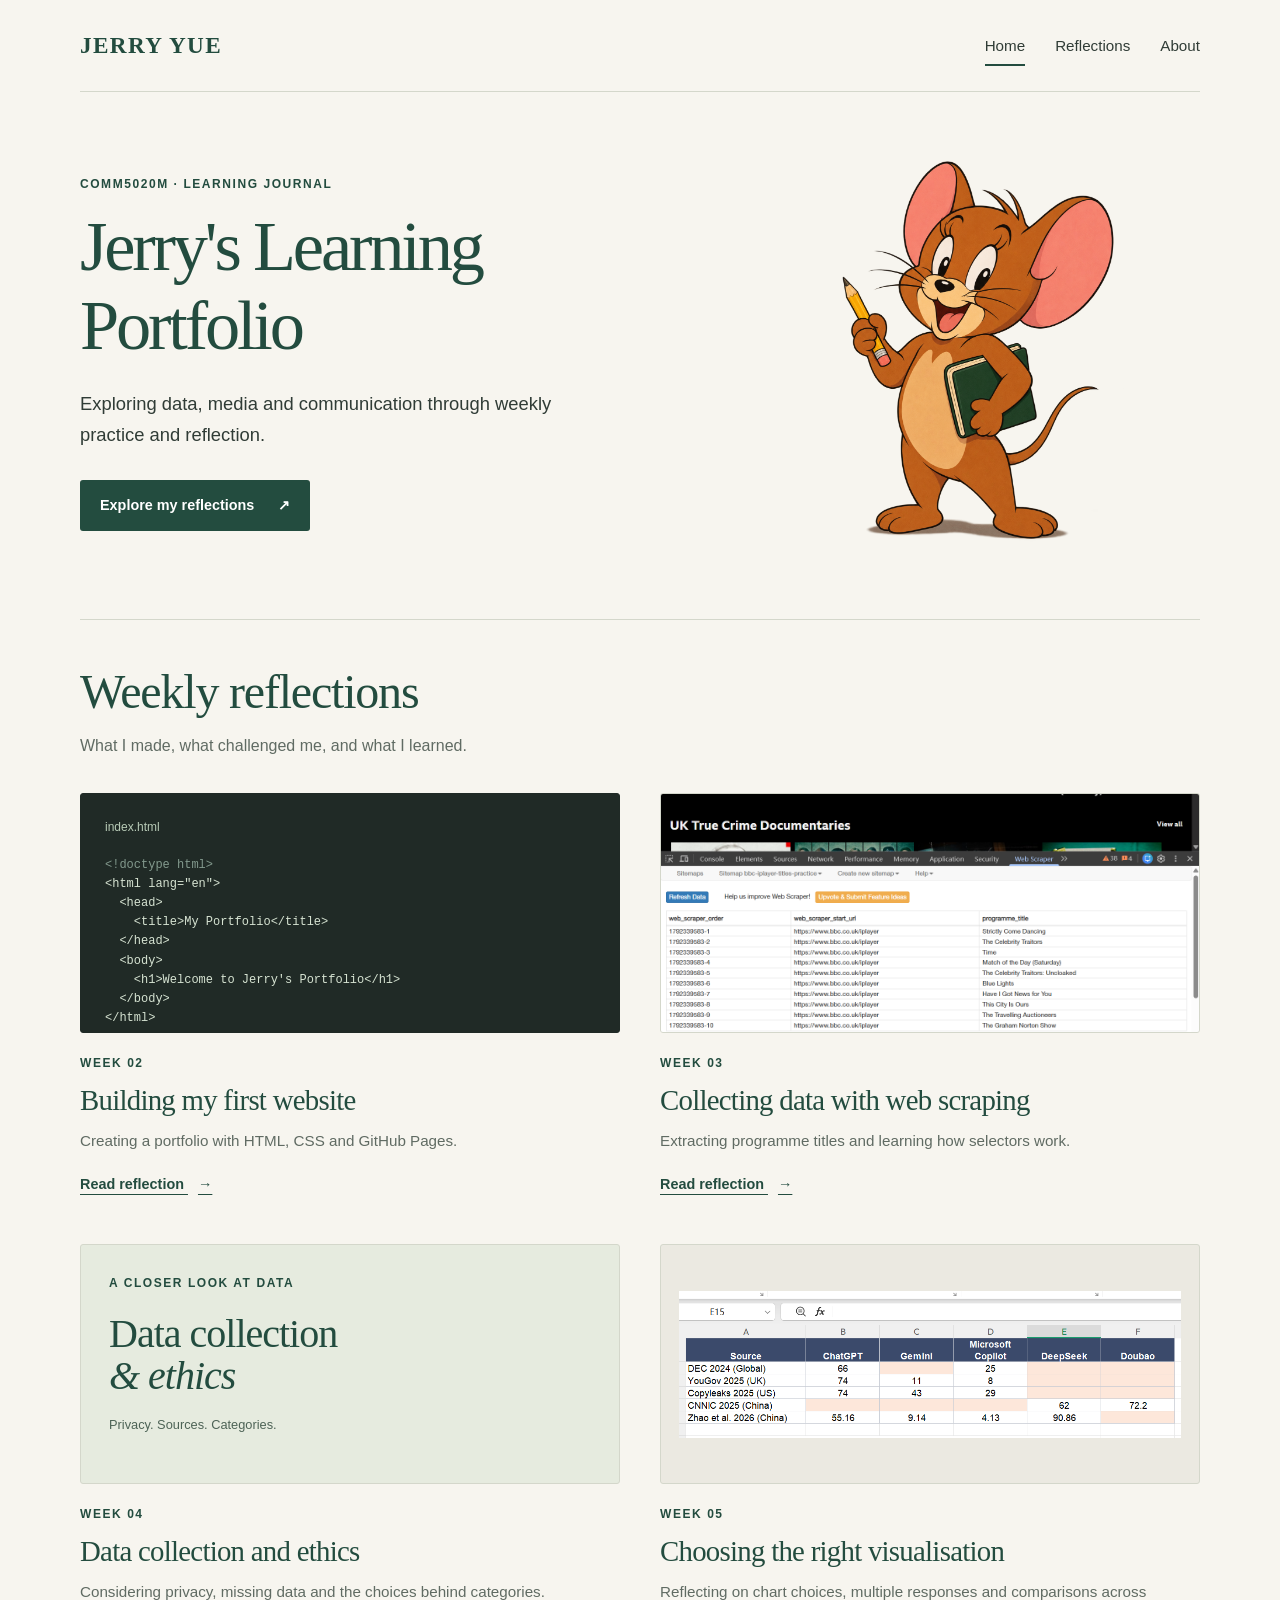
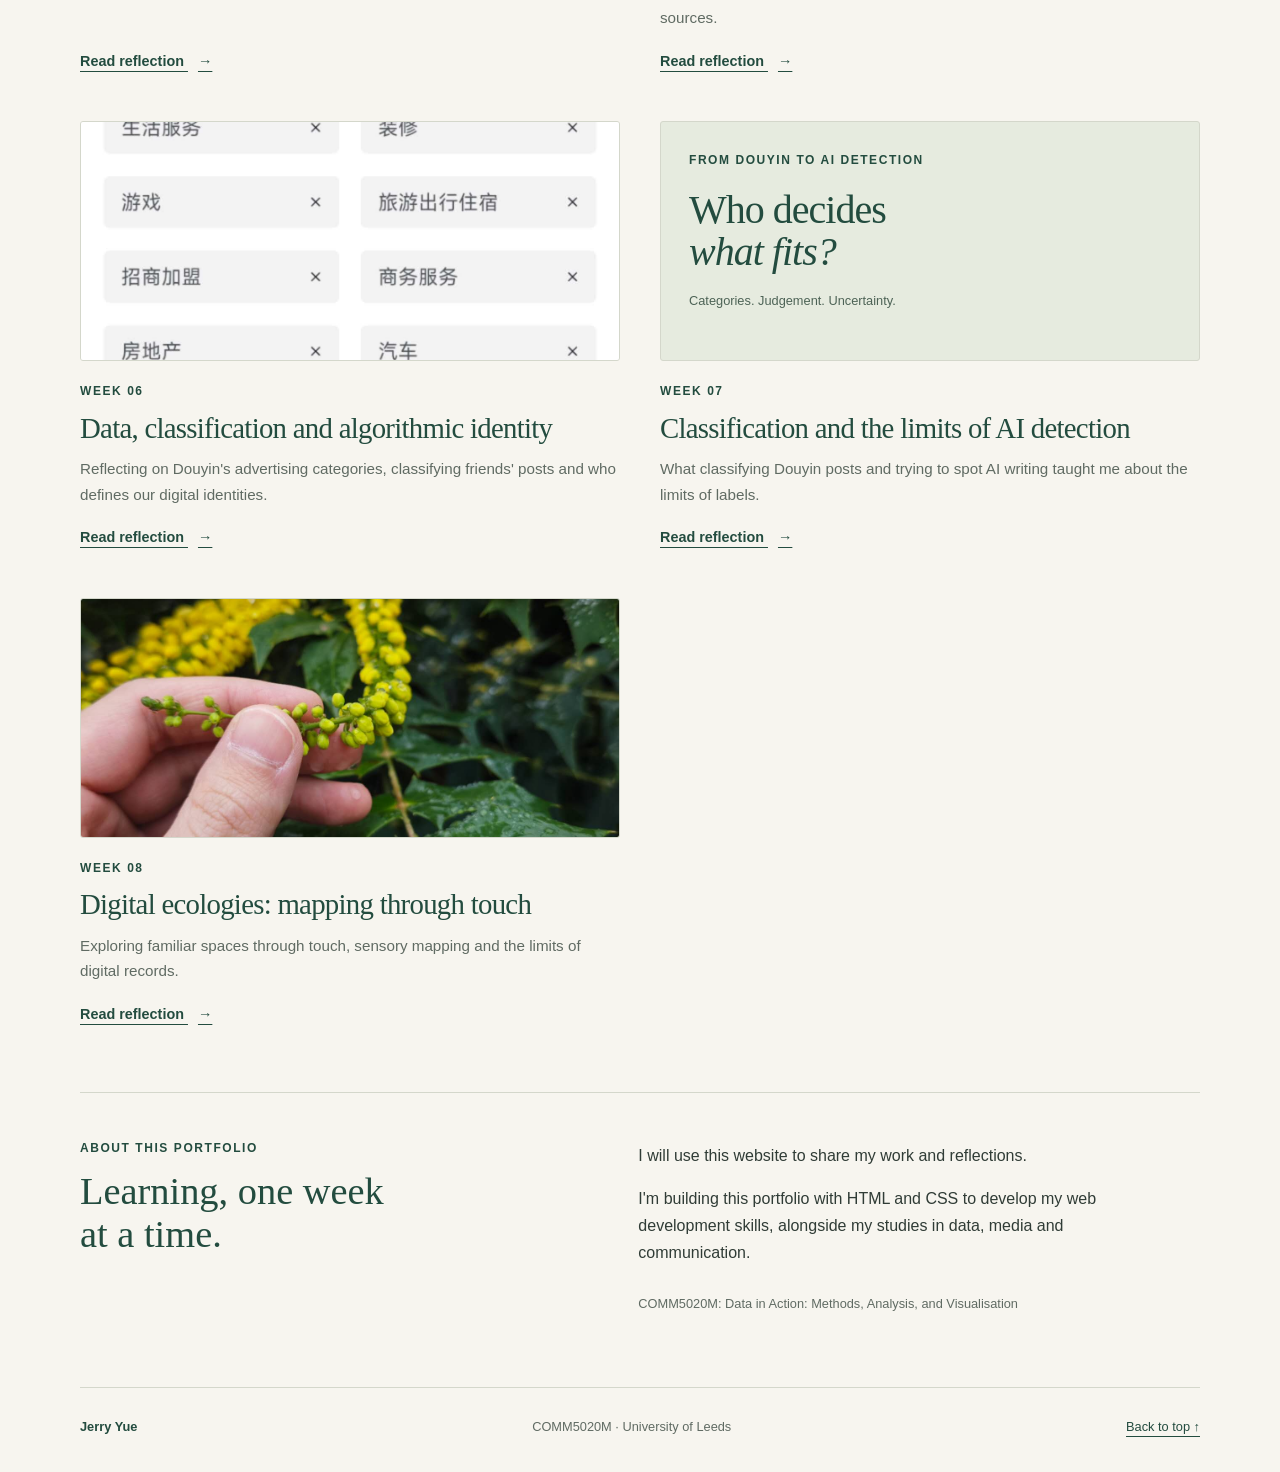
<file: index.html>
<!doctype html>
<html lang="en">
<head>
  <meta charset="utf-8">
  <meta name="viewport" content="width=device-width, initial-scale=1">
  <meta name="description" content="Jerry Yue's learning portfolio: weekly reflections on data, media and communication.">
  <title>Jerry's Learning Portfolio</title>
  <link rel="stylesheet" href="styles.css?v=20261120">
</head>
<body id="top">
  <a class="skip-link" href="#main">Skip to content</a>

  <!-- 顶部导航：两个页面共用相同的链接。 -->
  <header class="site-header container">
    <a class="site-name" href="index.html">Jerry Yue</a>
    <nav class="main-nav" aria-label="Main navigation">
      <a href="index.html" aria-current="page">Home</a>
      <a href="reflections.html">Reflections</a>
      <a href="#about">About</a>
    </nav>
  </header>

  <main id="main" class="container">
    <!-- 首页介绍：标题、简介和 Jerry 图片。 -->
    <section class="hero" aria-labelledby="hero-title">
      <div class="hero-copy">
        <p class="eyebrow">COMM5020M · Learning journal</p>
        <h1 id="hero-title">Jerry's Learning<br>Portfolio</h1>
        <p class="hero-description">Exploring data, media and communication through weekly practice and reflection.</p>
        <a class="button" href="#weekly-reflections">Explore my reflections <span aria-hidden="true">↗</span></a>
      </div>
      <img class="hero-character" src="images/jerry-notebook.png" alt="Jerry the cartoon mouse smiling with a notebook and pencil." width="1178" height="1335" fetchpriority="high">
    </section>

    <!-- 新增一周：复制下面一个 article，再修改周次、摘要和链接。 -->
    <section id="weekly-reflections" class="weekly-section" aria-labelledby="weekly-title">
      <div class="section-heading">
        <h2 id="weekly-title">Weekly reflections</h2>
        <p>What I made, what challenged me, and what I learned.</p>
      </div>

      <div class="reflection-grid">
        <article class="reflection-card">
          <div class="card-preview code-preview" aria-hidden="true">
            <span class="preview-caption">index.html</span>
            <pre><code><span class="code-muted">&lt;!doctype html&gt;</span>
&lt;html lang="en"&gt;
  &lt;head&gt;
    &lt;title&gt;My Portfolio&lt;/title&gt;
  &lt;/head&gt;
  &lt;body&gt;
    &lt;h1&gt;Welcome to Jerry's Portfolio&lt;/h1&gt;
  &lt;/body&gt;
&lt;/html&gt;</code></pre>
          </div>
          <p class="week-label">Week 02</p>
          <h3><a href="reflections.html#week-2">Building my first website</a></h3>
          <p>Creating a portfolio with HTML, CSS and GitHub Pages.</p>
          <a class="text-link" href="reflections.html#week-2">Read reflection <span aria-hidden="true">→</span><span class="visually-hidden"> for Week 2</span></a>
        </article>

        <article class="reflection-card">
          <div class="card-preview image-preview">
            <img class="scraper-preview" src="images/web-scraper-results.png" alt="BBC iPlayer web scraping exercise and programme title results." width="1280" height="1019" loading="lazy">
          </div>
          <p class="week-label">Week 03</p>
          <h3><a href="reflections.html#week-3">Collecting data with web scraping</a></h3>
          <p>Extracting programme titles and learning how selectors work.</p>
          <a class="text-link" href="reflections.html#week-3">Read reflection <span aria-hidden="true">→</span><span class="visually-hidden"> for Week 3</span></a>
        </article>

        <article class="reflection-card">
          <div class="card-preview ethics-preview" aria-hidden="true">
            <span class="preview-caption">A closer look at data</span>
            <p>Data collection<br><em>&amp; ethics</em></p>
            <span class="ethics-topics">Privacy. Sources. Categories.</span>
          </div>
          <p class="week-label">Week 04</p>
          <h3><a href="reflections.html#week-4">Data collection and ethics</a></h3>
          <p>Considering privacy, missing data and the choices behind categories.</p>
          <a class="text-link" href="reflections.html#week-4">Read reflection <span aria-hidden="true">→</span><span class="visually-hidden"> for Week 4</span></a>
        </article>

        <article class="reflection-card">
          <div class="card-preview image-preview survey-preview">
            <img src="images/AI%20data%20survey.png" alt="Comparison table of AI tool usage reported by five survey sources." width="980" height="286" loading="lazy">
          </div>
          <p class="week-label">Week 05</p>
          <h3><a href="reflections.html#week-5">Choosing the right visualisation</a></h3>
          <p>Reflecting on chart choices, multiple responses and comparisons across sources.</p>
          <a class="text-link" href="reflections.html#week-5">Read reflection <span aria-hidden="true">→</span><span class="visually-hidden"> for Week 5</span></a>
        </article>
        <article class="reflection-card">
          <div class="card-preview image-preview ad-preview">
            <img src="images/douyin-ad-categories.jpg" alt="Advertising categories shown in Douyin's ad settings." width="1200" height="2670" loading="lazy">
          </div>
          <p class="week-label">Week 06</p>
          <h3><a href="reflections.html#week-6">Data, classification and algorithmic identity</a></h3>
          <p>Reflecting on Douyin's advertising categories, classifying friends' posts and who defines our digital identities.</p>
          <a class="text-link" href="reflections.html#week-6">Read reflection <span aria-hidden="true">→</span><span class="visually-hidden"> for Week 6</span></a>
        </article>

        <article class="reflection-card">
          <div class="card-preview ethics-preview" aria-hidden="true">
            <span class="preview-caption">From Douyin to AI detection</span>
            <p>Who decides<br><em>what fits?</em></p>
            <span class="ethics-topics">Categories. Judgement. Uncertainty.</span>
          </div>
          <p class="week-label">Week 07</p>
          <h3><a href="reflections.html#week-7">Classification and the limits of AI detection</a></h3>
          <p>What classifying Douyin posts and trying to spot AI writing taught me about the limits of labels.</p>
          <a class="text-link" href="reflections.html#week-7">Read reflection <span aria-hidden="true">→</span><span class="visually-hidden"> for Week 7</span></a>
        </article>

        <article class="reflection-card">
          <div class="card-preview image-preview">
            <img src="images/week-8/touching-flowers.jpg" alt="Touching a flowering stem during a rainy sensory walk." width="1280" height="1706" loading="lazy">
          </div>
          <p class="week-label">Week 08</p>
          <h3><a href="reflections.html#week-8">Digital ecologies: mapping through touch</a></h3>
          <p>Exploring familiar spaces through touch, sensory mapping and the limits of digital records.</p>
          <a class="text-link" href="reflections.html#week-8">Read reflection <span aria-hidden="true">→</span><span class="visually-hidden"> for Week 8</span></a>
        </article>
      </div>
    </section>

    <section id="about" class="about-section" aria-labelledby="about-title">
      <div>
        <p class="eyebrow">About this portfolio</p>
        <h2 id="about-title">Learning, one week<br>at a time.</h2>
      </div>
      <div class="about-copy">
        <p>I will use this website to share my work and reflections.</p>
        <p>I'm building this portfolio with HTML and CSS to develop my web development skills, alongside my studies in data, media and communication.</p>
        <p class="course-name">COMM5020M: Data in Action: Methods, Analysis, and Visualisation</p>
      </div>
    </section>
  </main>

  <footer class="site-footer container">
    <span>Jerry Yue</span>
    <span>COMM5020M · University of Leeds</span>
    <a href="#top">Back to top ↑</a>
  </footer>
</body>
</html>
</file>
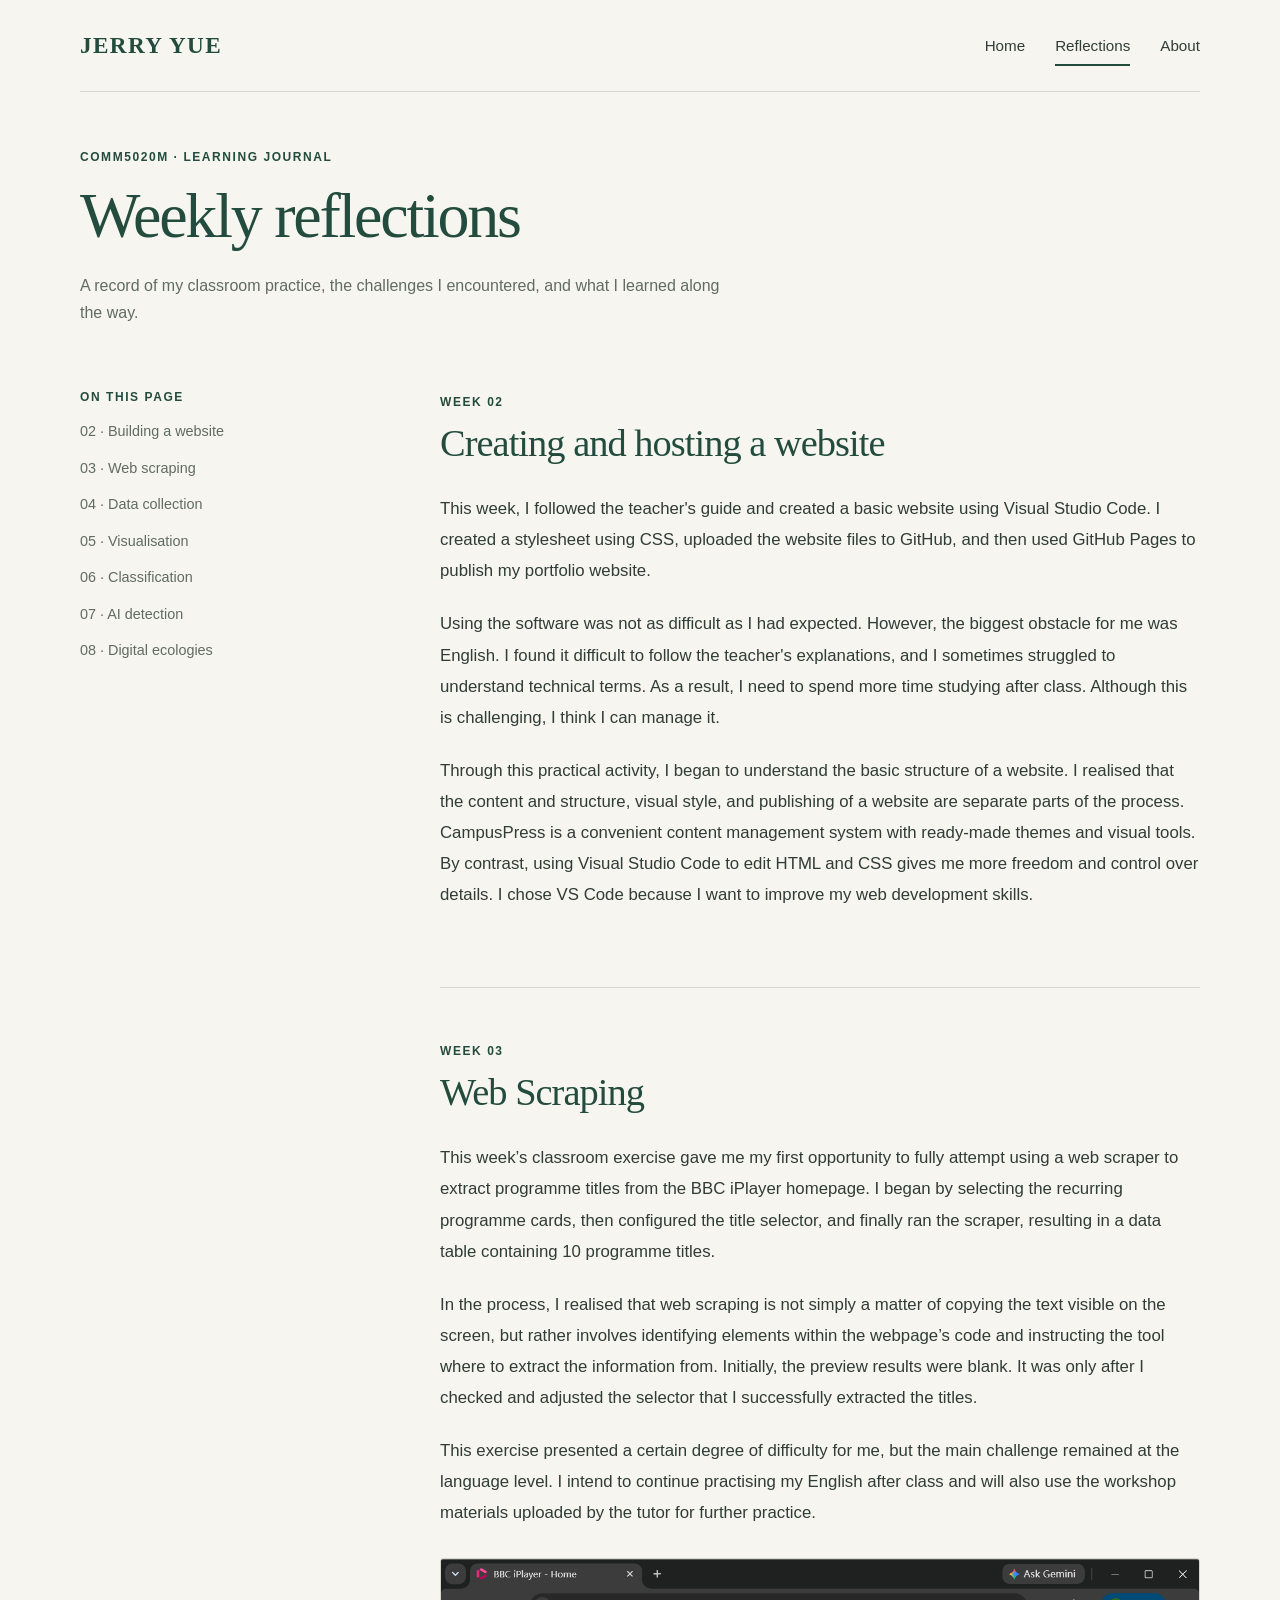
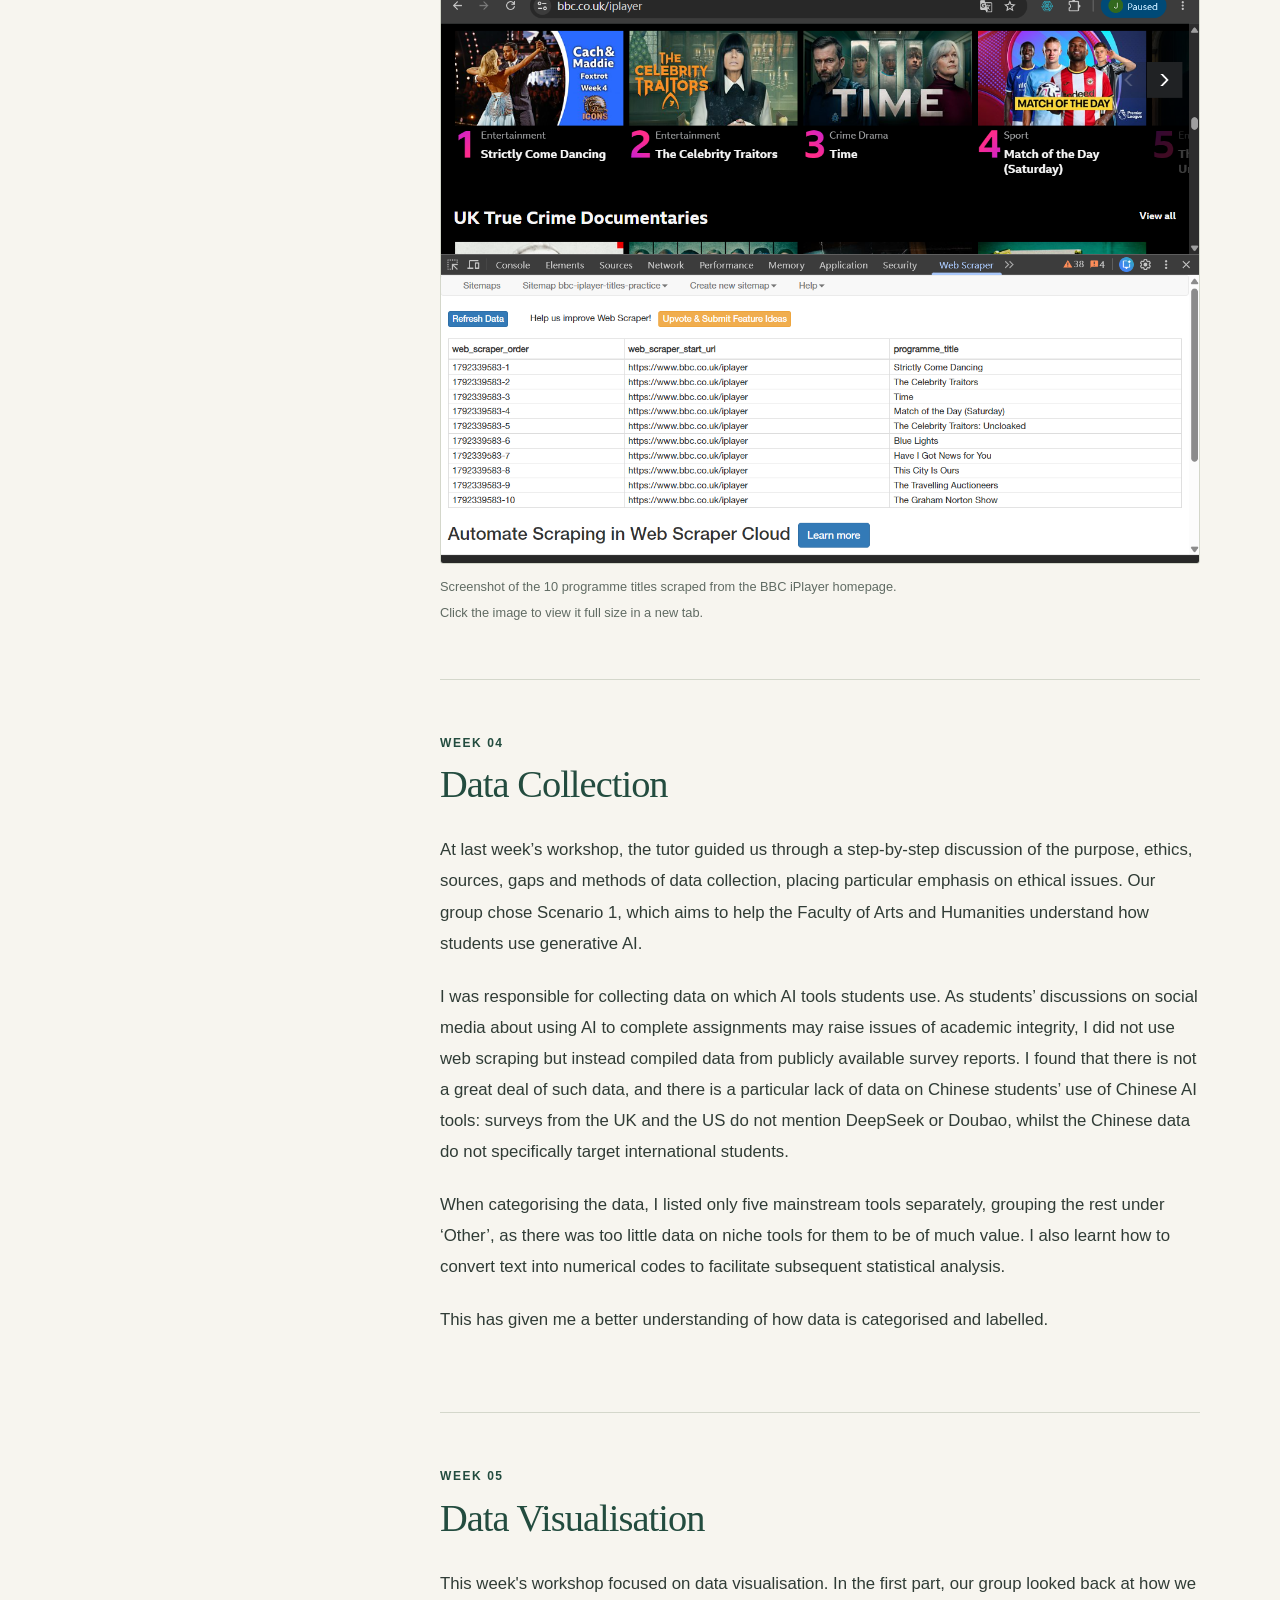
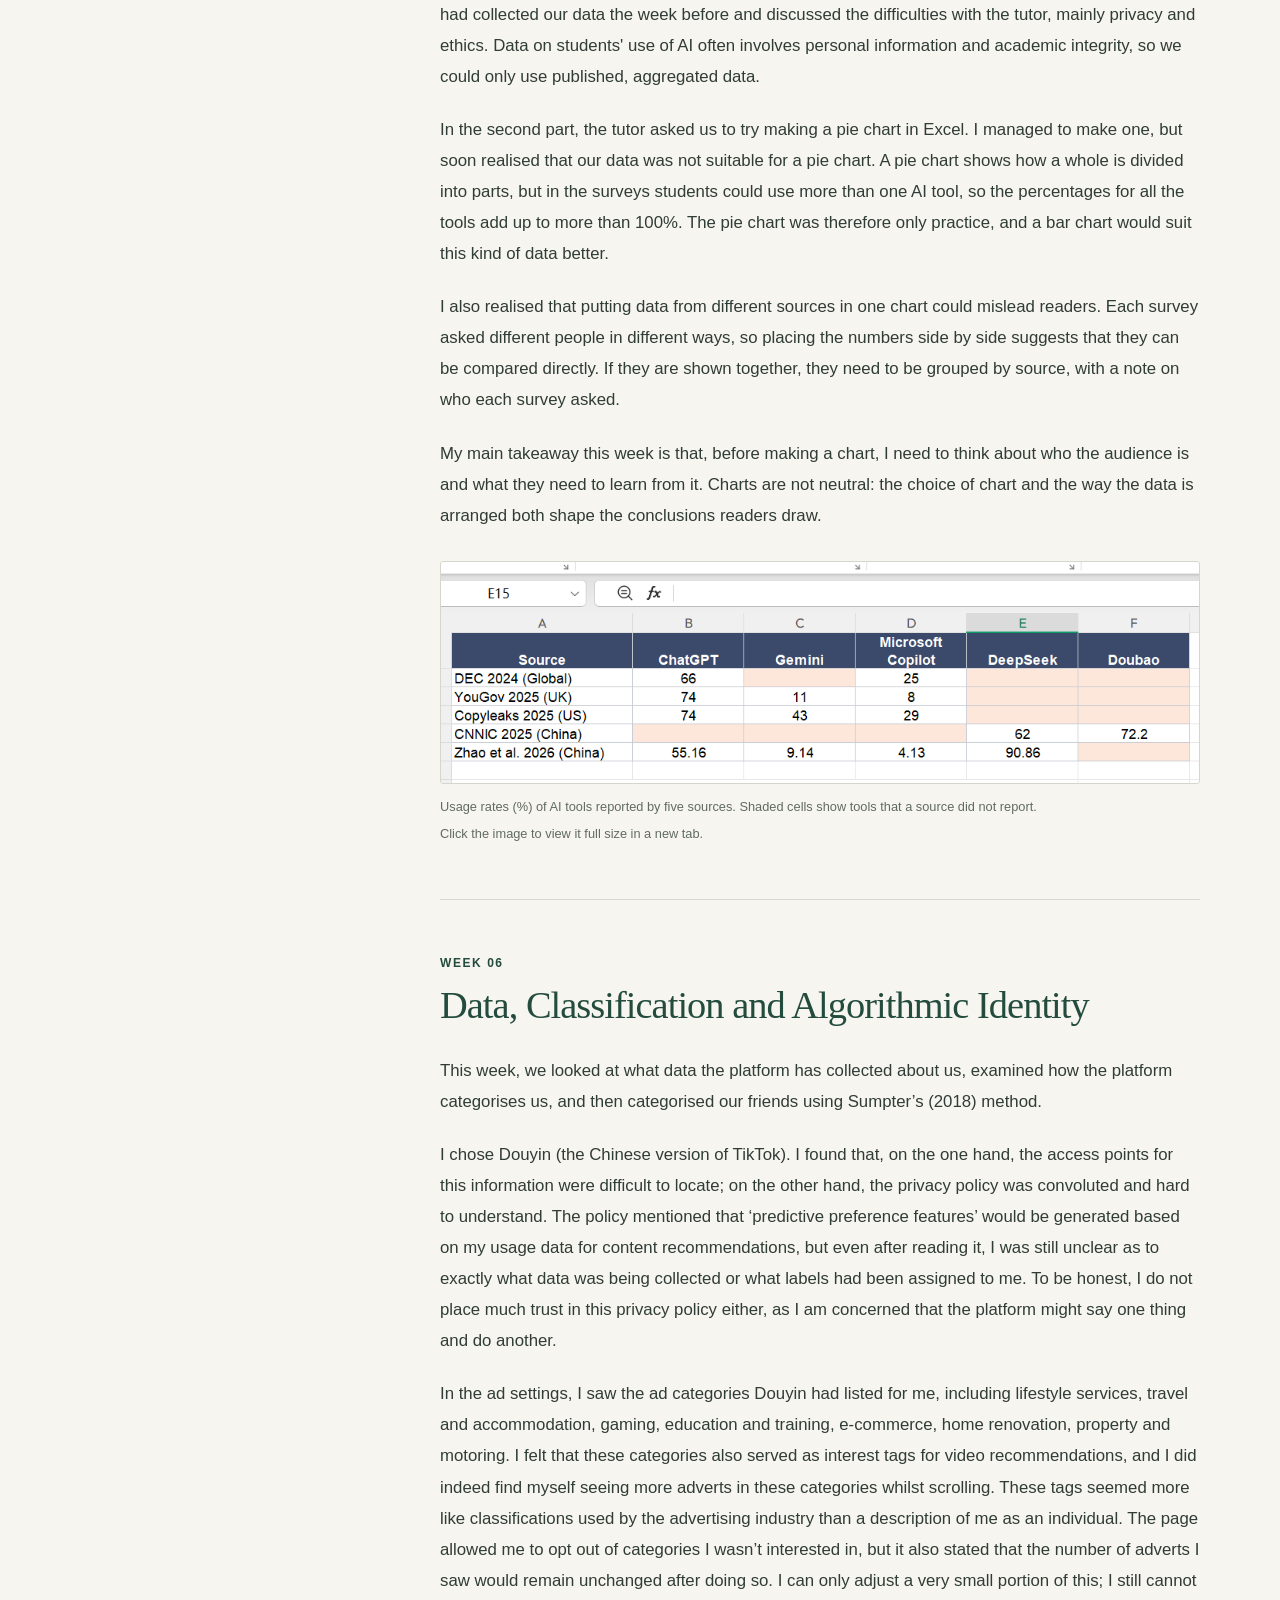
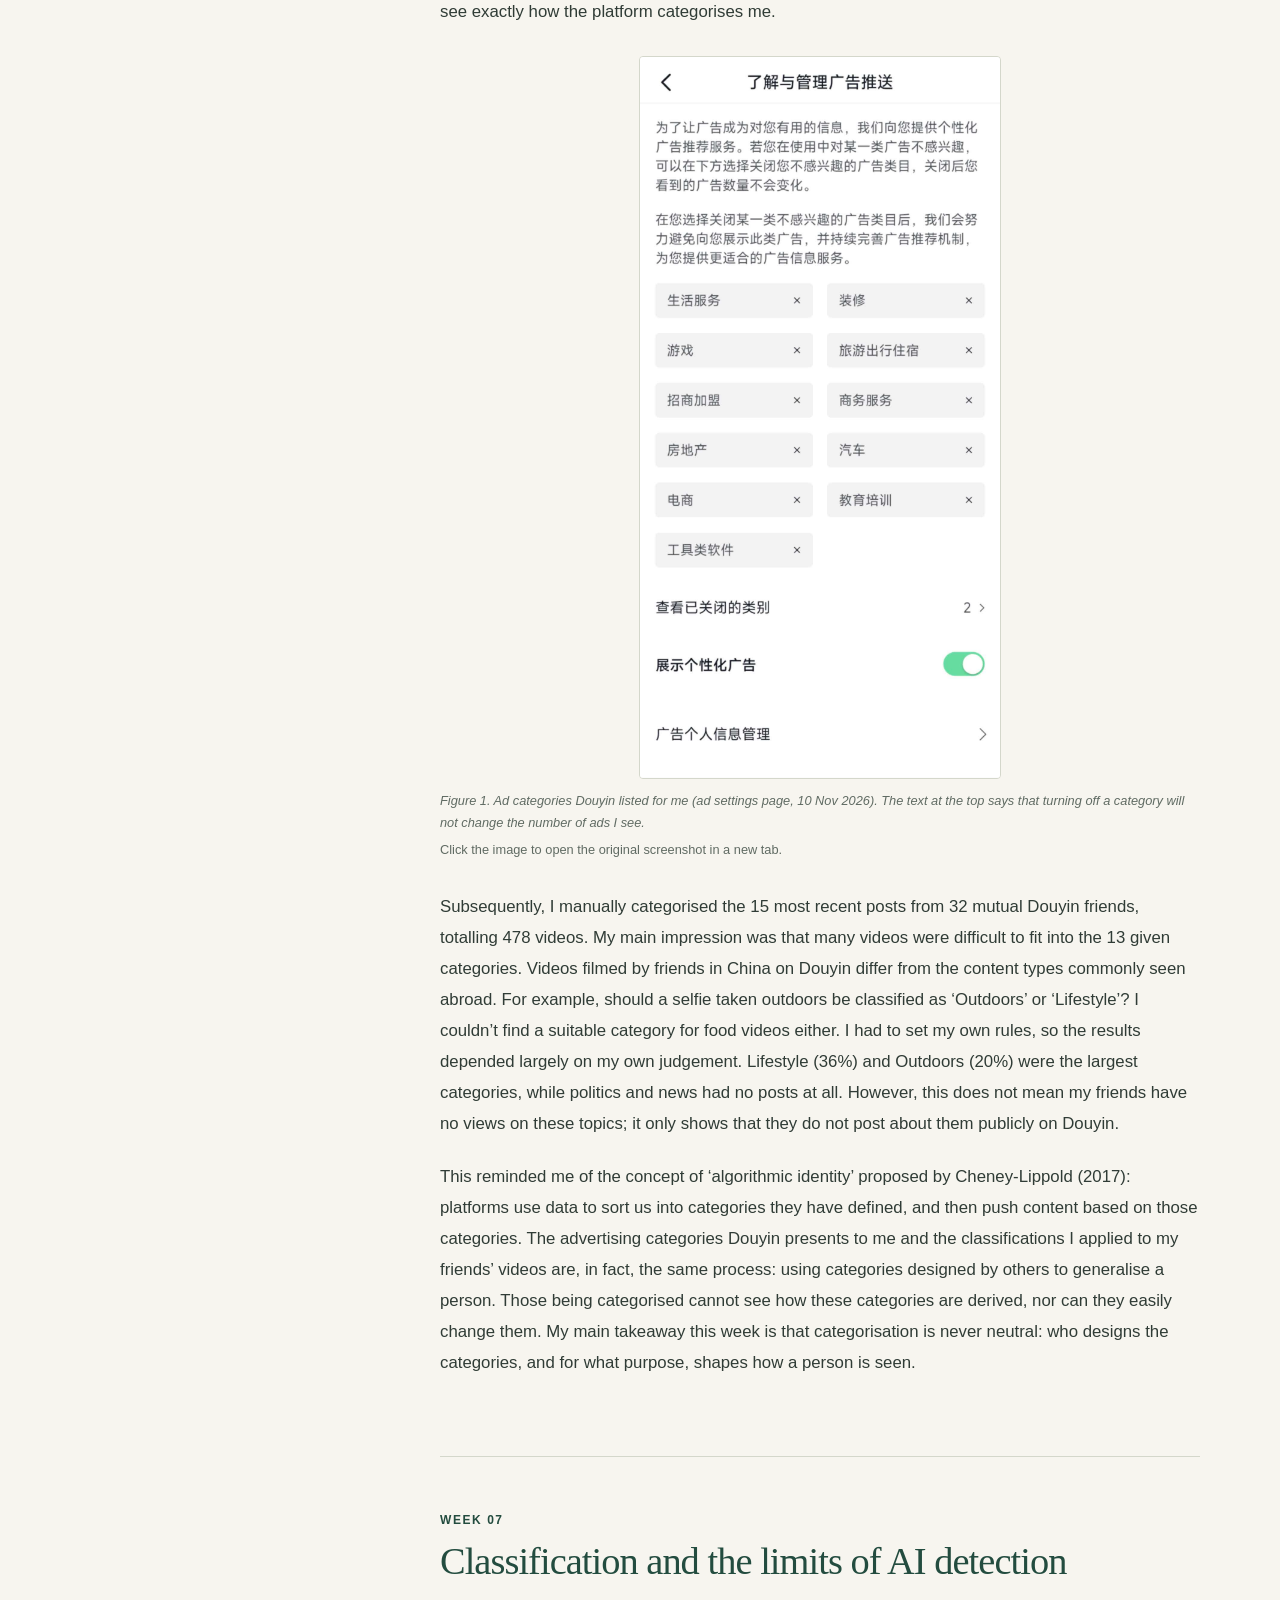
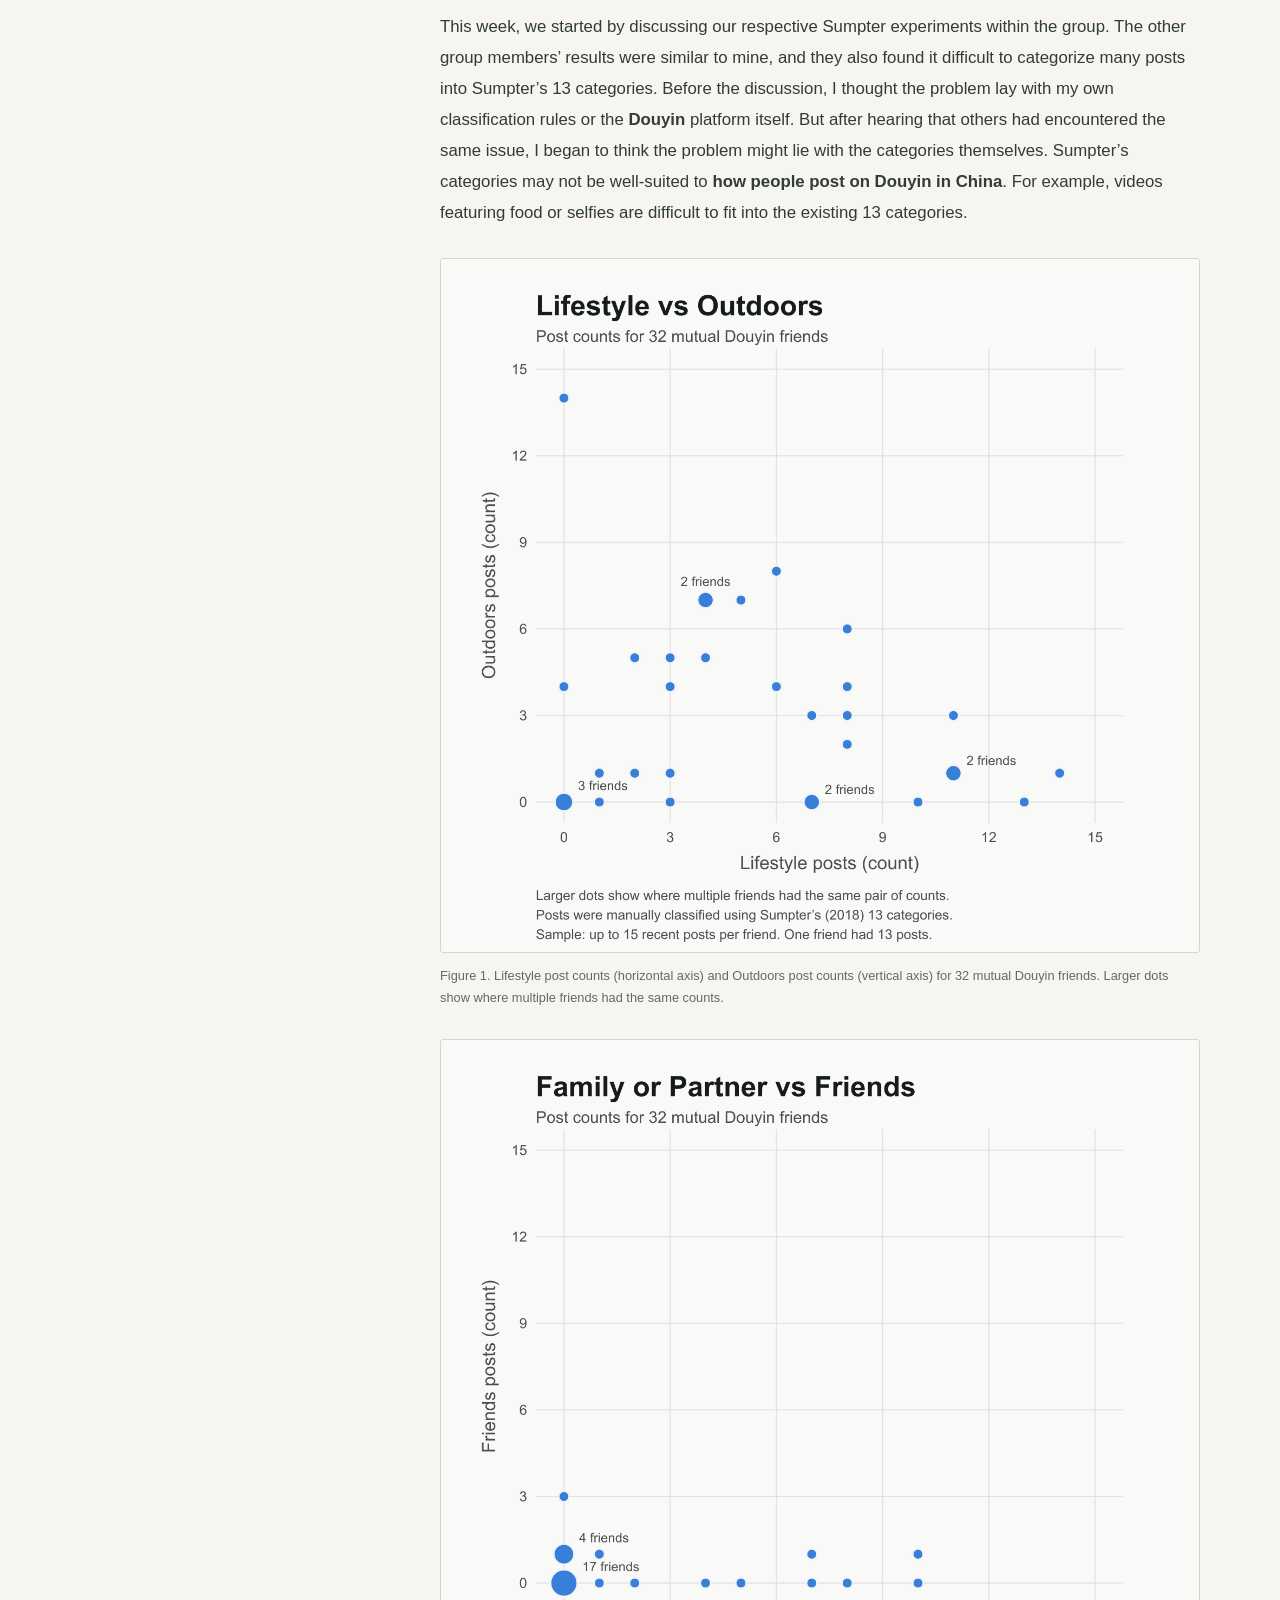
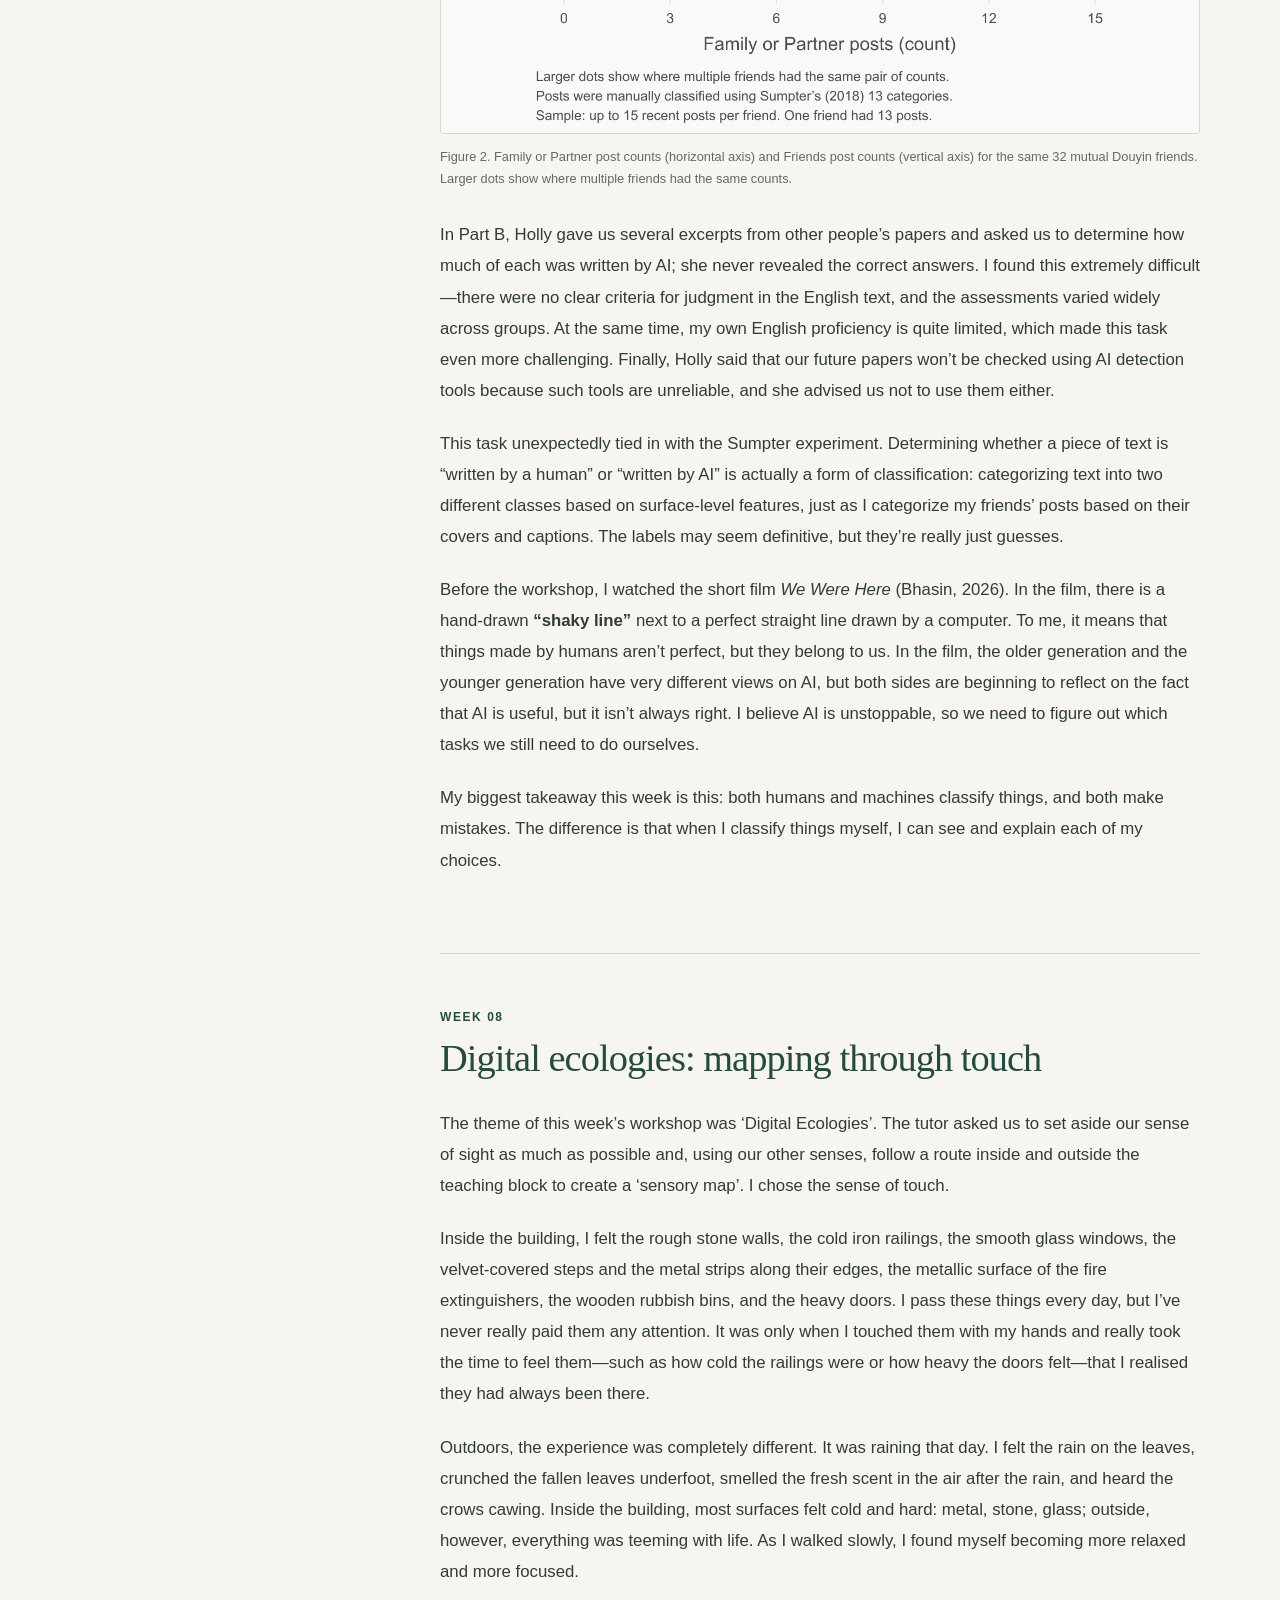
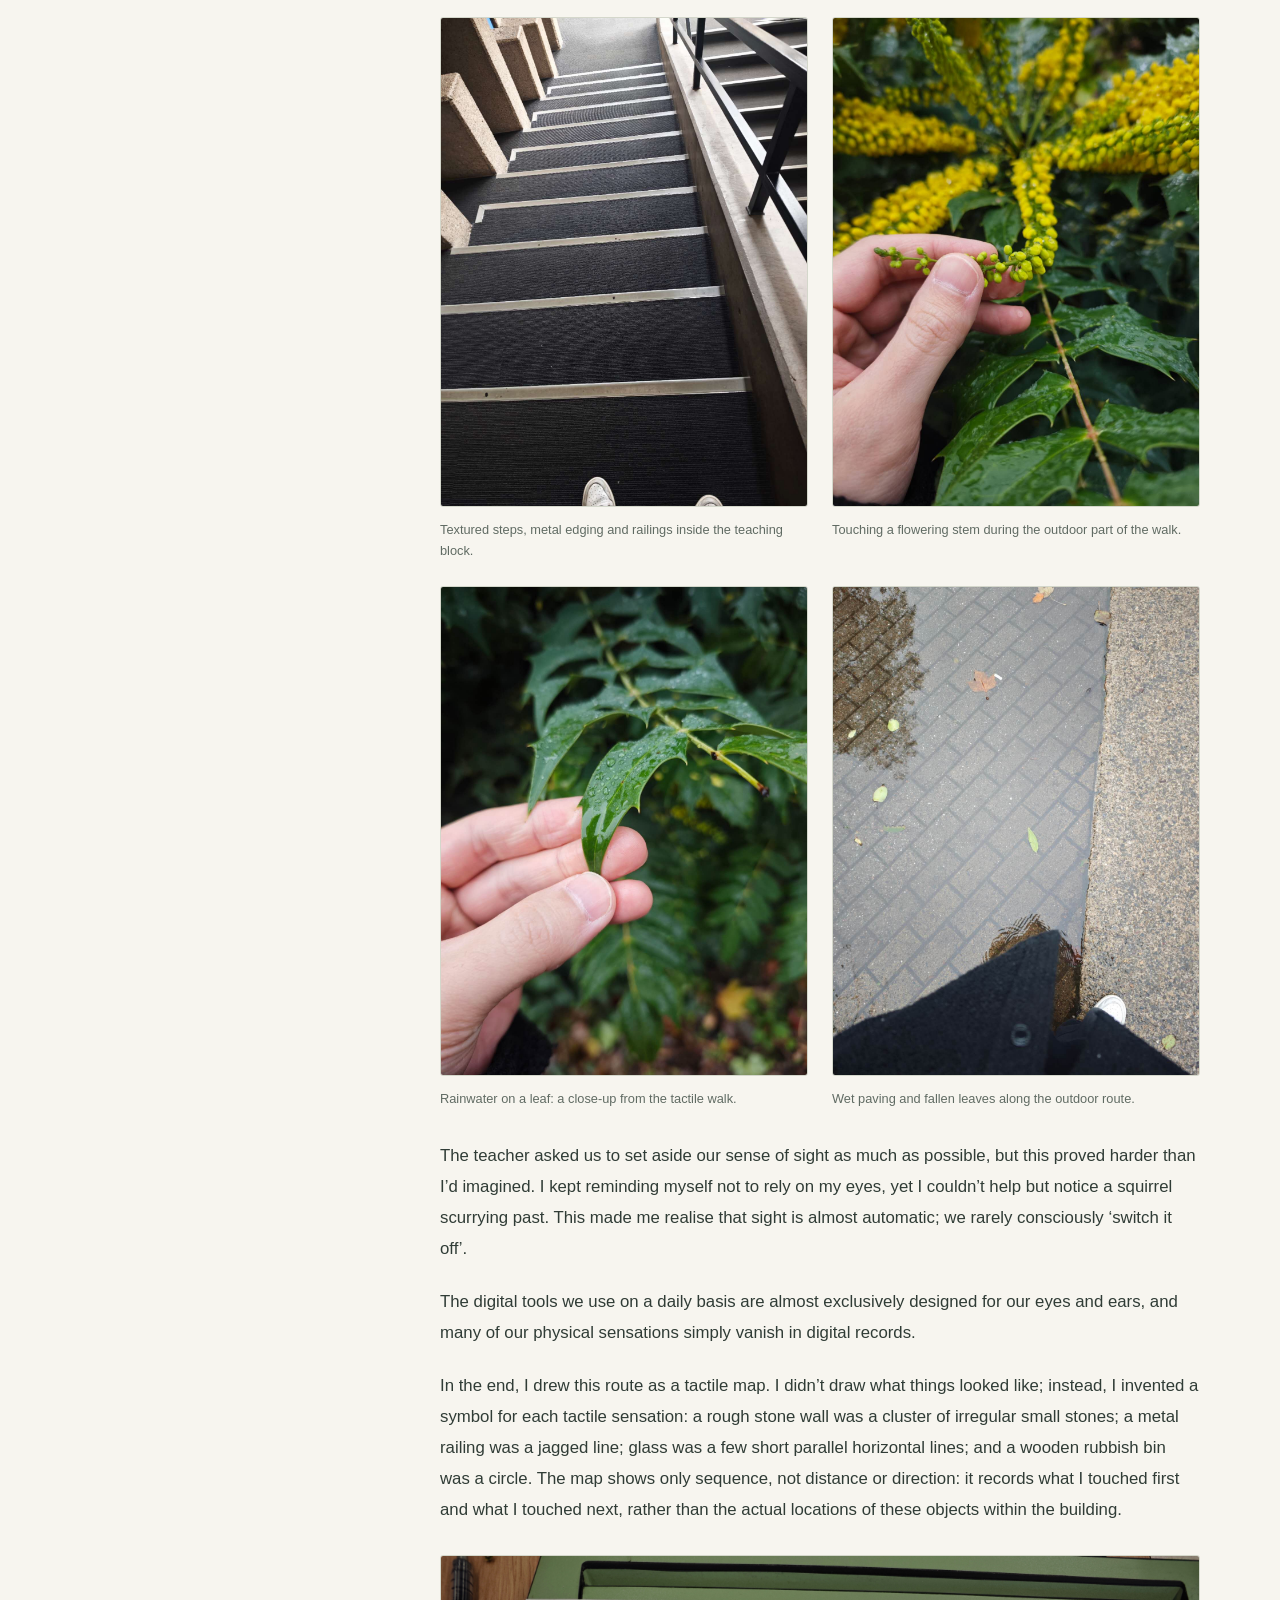
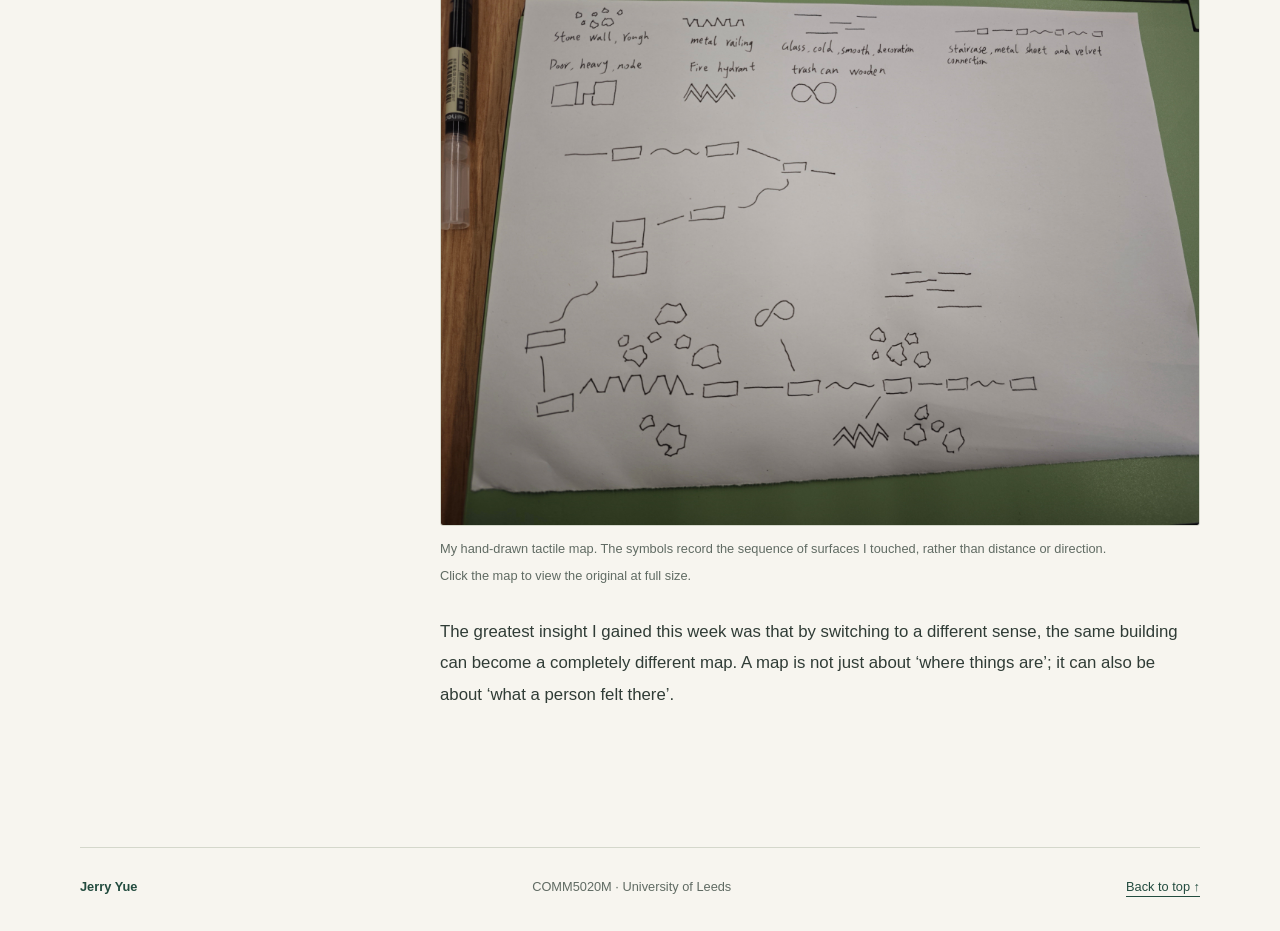
<file: reflections.html>
<!doctype html>
<html lang="en">
<head>
  <meta charset="utf-8">
  <meta name="viewport" content="width=device-width, initial-scale=1">
  <meta name="description" content="Jerry Yue's weekly learning reflections on website building, web scraping, data collection and visualisation.">
  <title>Weekly Reflections | Jerry's Learning Portfolio</title>
  <link rel="stylesheet" href="styles.css?v=20261120">
</head>
<body id="top">
  <a class="skip-link" href="#main">Skip to content</a>
  <header class="site-header container">
    <a class="site-name" href="index.html">Jerry Yue</a>
    <nav class="main-nav" aria-label="Main navigation">
      <a href="index.html">Home</a>
      <a href="reflections.html" aria-current="page">Reflections</a>
      <a href="index.html#about">About</a>
    </nav>
  </header>

  <main id="main" class="container">
    <header class="page-intro">
      <p class="eyebrow">COMM5020M · Learning journal</p>
      <h1>Weekly reflections</h1>
      <p>A record of my classroom practice, the challenges I encountered, and what I learned along the way.</p>
    </header>

    <div class="reading-layout">
      <!-- 新增一周时，在这里补上对应的目录链接。 -->
      <nav class="week-nav" aria-label="Weekly reflections">
        <p class="eyebrow">On this page</p>
        <a href="#week-2">02 · Building a website</a>
        <a href="#week-3">03 · Web scraping</a>
        <a href="#week-4">04 · Data collection</a>
        <a href="#week-5">05 · Visualisation</a>
        <a href="#week-6">06 · Classification</a>
        <a href="#week-7">07 · AI detection</a>
        <a href="#week-8">08 · Digital ecologies</a>
      </nav>

      <div>
        <!-- 第2周：修改下面的段落即可更新反思。 -->
        <article id="week-2" class="reflection-entry" aria-labelledby="week-2-title">
          <p class="week-label">Week 02</p>
          <h2 id="week-2-title">Creating and hosting a website</h2>
          <p>This week, I followed the teacher's guide and created a basic website using Visual Studio Code. I created a stylesheet using CSS, uploaded the website files to GitHub, and then used GitHub Pages to publish my portfolio website.</p>
          <p>Using the software was not as difficult as I had expected. However, the biggest obstacle for me was English. I found it difficult to follow the teacher's explanations, and I sometimes struggled to understand technical terms. As a result, I need to spend more time studying after class. Although this is challenging, I think I can manage it.</p>
          <p>Through this practical activity, I began to understand the basic structure of a website. I realised that the content and structure, visual style, and publishing of a website are separate parts of the process. CampusPress is a convenient content management system with ready-made themes and visual tools. By contrast, using Visual Studio Code to edit HTML and CSS gives me more freedom and control over details. I chose VS Code because I want to improve my web development skills.</p>
        </article>

        <!-- 第3周：修改下面的段落即可更新反思。 -->
        <article id="week-3" class="reflection-entry" aria-labelledby="week-3-title">
          <p class="week-label">Week 03</p>
          <h2 id="week-3-title">Web Scraping</h2>
          <p>This week’s classroom exercise gave me my first opportunity to fully attempt using a web scraper to extract programme titles from the BBC iPlayer homepage. I began by selecting the recurring programme cards, then configured the title selector, and finally ran the scraper, resulting in a data table containing 10 programme titles.</p>
          <p>In the process, I realised that web scraping is not simply a matter of copying the text visible on the screen, but rather involves identifying elements within the webpage’s code and instructing the tool where to extract the information from. Initially, the preview results were blank. It was only after I checked and adjusted the selector that I successfully extracted the titles.</p>
          <p>This exercise presented a certain degree of difficulty for me, but the main challenge remained at the language level. I intend to continue practising my English after class and will also use the workshop materials uploaded by the tutor for further practice.</p>
          <figure>
  <a href="images/web-scraper-results.png" target="_blank" rel="noopener" aria-label="Open full-size image in a new tab"><img src="images/web-scraper-results.png" alt="Web scraping results showing 10 programme titles" loading="lazy" width="1280" height="1019"></a><figcaption>Screenshot of the 10 programme titles scraped from the BBC iPlayer homepage.<span class="image-hint">Click the image to view it full size in a new tab.</span></figcaption>
</figure>
        </article>

        <!-- 第4周：修改下面的段落即可更新反思。 -->
        <article id="week-4" class="reflection-entry" aria-labelledby="week-4-title">
          <p class="week-label">Week 04</p>
          <h2 id="week-4-title">Data Collection</h2>
          <p>At last week’s workshop, the tutor guided us through a step-by-step discussion of the purpose, ethics, sources, gaps and methods of data collection, placing particular emphasis on ethical issues. Our group chose Scenario 1, which aims to help the Faculty of Arts and Humanities understand how students use generative AI.</p>
          <p>I was responsible for collecting data on which AI tools students use. As students’ discussions on social media about using AI to complete assignments may raise issues of academic integrity, I did not use web scraping but instead compiled data from publicly available survey reports. I found that there is not a great deal of such data, and there is a particular lack of data on Chinese students’ use of Chinese AI tools: surveys from the UK and the US do not mention DeepSeek or Doubao, whilst the Chinese data do not specifically target international students.</p>
          <p>When categorising the data, I listed only five mainstream tools separately, grouping the rest under ‘Other’, as there was too little data on niche tools for them to be of much value. I also learnt how to convert text into numerical codes to facilitate subsequent statistical analysis.</p>
          <p>This has given me a better understanding of how data is categorised and labelled.</p>
        </article>

        <!-- 第5周：修改下面的段落即可更新反思。 -->
        <article id="week-5" class="reflection-entry" aria-labelledby="week-5-title">
          <p class="week-label">Week 05</p>
          <h2 id="week-5-title">Data Visualisation</h2>
          <p>This week's workshop focused on data visualisation. In the first part, our group looked back at how we had collected our data the week before and discussed the difficulties with the tutor, mainly privacy and ethics. Data on students' use of AI often involves personal information and academic integrity, so we could only use published, aggregated data.</p>
          <p>In the second part, the tutor asked us to try making a pie chart in Excel. I managed to make one, but soon realised that our data was not suitable for a pie chart. A pie chart shows how a whole is divided into parts, but in the surveys students could use more than one AI tool, so the percentages for all the tools add up to more than 100%. The pie chart was therefore only practice, and a bar chart would suit this kind of data better.</p>
          <p>I also realised that putting data from different sources in one chart could mislead readers. Each survey asked different people in different ways, so placing the numbers side by side suggests that they can be compared directly. If they are shown together, they need to be grouped by source, with a note on who each survey asked.</p>
          <p>My main takeaway this week is that, before making a chart, I need to think about who the audience is and what they need to learn from it. Charts are not neutral: the choice of chart and the way the data is arranged both shape the conclusions readers draw.</p>
          <figure>
  <a href="images/AI%20data%20survey.png" target="_blank" rel="noopener" aria-label="Open full-size image in a new tab"><img src="images/AI%20data%20survey.png" alt="Table of AI tool usage rates reported by five sources, with blank cells where a source did not report a tool" loading="lazy" width="980" height="286"></a><figcaption>Usage rates (%) of AI tools reported by five sources. Shaded cells show tools that a source did not report.<span class="image-hint">Click the image to view it full size in a new tab.</span></figcaption>
</figure>
        </article>
        <!-- 第6周：修改下面的段落即可更新反思。 -->
        <article id="week-6" class="reflection-entry" aria-labelledby="week-6-title">
          <p class="week-label">Week 06</p>
          <h2 id="week-6-title">Data, Classification and Algorithmic Identity</h2>
          <p>This week, we looked at what data the platform has collected about us, examined how the platform categorises us, and then categorised our friends using Sumpter’s (2018) method.</p>
          <p>I chose Douyin (the Chinese version of TikTok). I found that, on the one hand, the access points for this information were difficult to locate; on the other hand, the privacy policy was convoluted and hard to understand. The policy mentioned that ‘predictive preference features’ would be generated based on my usage data for content recommendations, but even after reading it, I was still unclear as to exactly what data was being collected or what labels had been assigned to me. To be honest, I do not place much trust in this privacy policy either, as I am concerned that the platform might say one thing and do another.</p>
          <p>In the ad settings, I saw the ad categories Douyin had listed for me, including lifestyle services, travel and accommodation, gaming, education and training, e-commerce, home renovation, property and motoring. I felt that these categories also served as interest tags for video recommendations, and I did indeed find myself seeing more adverts in these categories whilst scrolling. These tags seemed more like classifications used by the advertising industry than a description of me as an individual. The page allowed me to opt out of categories I wasn’t interested in, but it also stated that the number of adverts I saw would remain unchanged after doing so. I can only adjust a very small portion of this; I still cannot see exactly how the platform categorises me.</p>

          <figure class="phone-figure">
            <a class="phone-screenshot" href="images/douyin-ad-categories.jpg" target="_blank" rel="noopener" aria-label="Open the original Douyin ad settings screenshot in a new tab">
              <img src="images/douyin-ad-categories.jpg" alt="Douyin's ad settings list advertising categories and state that turning off a category will not change the number of ads shown." width="1200" height="2670" loading="lazy">
            </a>
            <figcaption><em>Figure 1. Ad categories Douyin listed for me (ad settings page, 10 Nov 2026). The text at the top says that turning off a category will not change the number of ads I see.</em><span class="image-hint">Click the image to open the original screenshot in a new tab.</span></figcaption>
          </figure>

          <p>Subsequently, I manually categorised the 15 most recent posts from 32 mutual Douyin friends, totalling 478 videos. My main impression was that many videos were difficult to fit into the 13 given categories. Videos filmed by friends in China on Douyin differ from the content types commonly seen abroad. For example, should a selfie taken outdoors be classified as ‘Outdoors’ or ‘Lifestyle’? I couldn’t find a suitable category for food videos either. I had to set my own rules, so the results depended largely on my own judgement. Lifestyle (36%) and Outdoors (20%) were the largest categories, while politics and news had no posts at all. However, this does not mean my friends have no views on these topics; it only shows that they do not post about them publicly on Douyin.</p>
          <p>This reminded me of the concept of ‘algorithmic identity’ proposed by Cheney-Lippold (2017): platforms use data to sort us into categories they have defined, and then push content based on those categories. The advertising categories Douyin presents to me and the classifications I applied to my friends’ videos are, in fact, the same process: using categories designed by others to generalise a person. Those being categorised cannot see how these categories are derived, nor can they easily change them. My main takeaway this week is that categorisation is never neutral: who designs the categories, and for what purpose, shapes how a person is seen.</p>
        </article>

        <!-- 第7周：修改下面的段落即可更新反思。 -->
        <article id="week-7" class="reflection-entry" aria-labelledby="week-7-title">
          <p class="week-label">Week 07</p>
          <h2 id="week-7-title">Classification and the limits of AI detection</h2>
          <p>This week, we started by discussing our respective Sumpter experiments within the group. The other group members’ results were similar to mine, and they also found it difficult to categorize many posts into Sumpter’s 13 categories. Before the discussion, I thought the problem lay with my own classification rules or the <strong>Douyin</strong> platform itself. But after hearing that others had encountered the same issue, I began to think the problem might lie with the categories themselves. Sumpter’s categories may not be well-suited to <strong>how people post on Douyin in China</strong>. For example, videos featuring food or selfies are difficult to fit into the existing 13 categories.</p>

          <figure>
            <a href="images/sumpter-lifestyle-outdoors.png" target="_blank" rel="noopener" aria-label="Open the full-size Lifestyle and Outdoors scatter plot in a new tab">
              <img src="images/sumpter-lifestyle-outdoors.png" alt="Scatter plot comparing Lifestyle and Outdoors post counts for 32 mutual Douyin friends." width="1400" height="1280" loading="lazy">
            </a>
            <figcaption>Figure 1. Lifestyle post counts (horizontal axis) and Outdoors post counts (vertical axis) for 32 mutual Douyin friends. Larger dots show where multiple friends had the same counts.</figcaption>
          </figure>

          <figure style="margin-bottom: 30px;">
            <a href="images/sumpter-family-partner-friends.png" target="_blank" rel="noopener" aria-label="Open the full-size Family or Partner and Friends scatter plot in a new tab">
              <img src="images/sumpter-family-partner-friends.png" alt="Scatter plot comparing Family or Partner and Friends post counts for 32 mutual Douyin friends." width="1400" height="1280" loading="lazy">
            </a>
            <figcaption>Figure 2. Family or Partner post counts (horizontal axis) and Friends post counts (vertical axis) for the same 32 mutual Douyin friends. Larger dots show where multiple friends had the same counts.</figcaption>
          </figure>

          <p>In Part B, Holly gave us several excerpts from other people’s papers and asked us to determine how much of each was written by AI; she never revealed the correct answers. I found this extremely difficult—there were no clear criteria for judgment in the English text, and the assessments varied widely across groups. At the same time, my own English proficiency is quite limited, which made this task even more challenging. Finally, Holly said that our future papers won’t be checked using AI detection tools because such tools are unreliable, and she advised us not to use them either.</p>
          <p>This task unexpectedly tied in with the Sumpter experiment. Determining whether a piece of text is “written by a human” or “written by AI” is actually a form of classification: categorizing text into two different classes based on surface-level features, just as I categorize my friends’ posts based on their covers and captions. The labels may seem definitive, but they’re really just guesses.</p>
          <p>Before the workshop, I watched the short film <em>We Were Here</em> (Bhasin, 2026). In the film, there is a hand-drawn <strong>“shaky line”</strong> next to a perfect straight line drawn by a computer. To me, it means that things made by humans aren’t perfect, but they belong to us. In the film, the older generation and the younger generation have very different views on AI, but both sides are beginning to reflect on the fact that AI is useful, but it isn’t always right. I believe AI is unstoppable, so we need to figure out which tasks we still need to do ourselves.</p>
          <p>My biggest takeaway this week is this: both humans and machines classify things, and both make mistakes. The difference is that when I classify things myself, I can see and explain each of my choices.</p>
        </article>

        <!-- 第8周：正文、现场照片和手绘触觉地图。 -->
        <article id="week-8" class="reflection-entry" aria-labelledby="week-8-title">
          <p class="week-label">Week 08</p>
          <h2 id="week-8-title">Digital ecologies: mapping through touch</h2>
          <p>The theme of this week’s workshop was ‘Digital Ecologies’. The tutor asked us to set aside our sense of sight as much as possible and, using our other senses, follow a route inside and outside the teaching block to create a ‘sensory map’. I chose the sense of touch.</p>
          <p>Inside the building, I felt the rough stone walls, the cold iron railings, the smooth glass windows, the velvet-covered steps and the metal strips along their edges, the metallic surface of the fire extinguishers, the wooden rubbish bins, and the heavy doors. I pass these things every day, but I’ve never really paid them any attention. It was only when I touched them with my hands and really took the time to feel them—such as how cold the railings were or how heavy the doors felt—that I realised they had always been there.</p>
          <p>Outdoors, the experience was completely different. It was raining that day. I felt the rain on the leaves, crunched the fallen leaves underfoot, smelled the fresh scent in the air after the rain, and heard the crows cawing. Inside the building, most surfaces felt cold and hard: metal, stone, glass; outside, however, everything was teeming with life. As I walked slowly, I found myself becoming more relaxed and more focused.</p>

          <div class="field-photo-grid">
            <figure>
              <a href="images/week-8/indoor-textures.jpg" target="_blank" rel="noopener" aria-label="Open full-size image in a new tab">
                <img src="images/week-8/indoor-textures.jpg" alt="Carpeted steps with metal edging, stone walls and metal railings inside the teaching block." width="1280" height="1706" loading="lazy">
              </a>
              <figcaption>Textured steps, metal edging and railings inside the teaching block.</figcaption>
            </figure>
            <figure>
              <a href="images/week-8/touching-flowers.jpg" target="_blank" rel="noopener" aria-label="Open full-size image in a new tab">
                <img src="images/week-8/touching-flowers.jpg" alt="A hand gently holding a stem of small yellow flowers beside wet green leaves." width="1280" height="1706" loading="lazy">
              </a>
              <figcaption>Touching a flowering stem during the outdoor part of the walk.</figcaption>
            </figure>
            <figure>
              <a href="images/week-8/rain-on-leaves.jpg" target="_blank" rel="noopener" aria-label="Open full-size image in a new tab">
                <img src="images/week-8/rain-on-leaves.jpg" alt="A hand touching a green leaf covered with raindrops." width="1280" height="1706" loading="lazy">
              </a>
              <figcaption>Rainwater on a leaf: a close-up from the tactile walk.</figcaption>
            </figure>
            <figure>
              <a href="images/week-8/wet-paving.jpg" target="_blank" rel="noopener" aria-label="Open full-size image in a new tab">
                <img src="images/week-8/wet-paving.jpg" alt="A puddle, fallen leaves and reflections on paving beside a stone edge." width="1280" height="1706" loading="lazy">
              </a>
              <figcaption>Wet paving and fallen leaves along the outdoor route.</figcaption>
            </figure>
          </div>

          <p>The teacher asked us to set aside our sense of sight as much as possible, but this proved harder than I’d imagined. I kept reminding myself not to rely on my eyes, yet I couldn’t help but notice a squirrel scurrying past. This made me realise that sight is almost automatic; we rarely consciously ‘switch it off’.</p>
          <p>The digital tools we use on a daily basis are almost exclusively designed for our eyes and ears, and many of our physical sensations simply vanish in digital records.</p>
          <p>In the end, I drew this route as a tactile map. I didn’t draw what things looked like; instead, I invented a symbol for each tactile sensation: a rough stone wall was a cluster of irregular small stones; a metal railing was a jagged line; glass was a few short parallel horizontal lines; and a wooden rubbish bin was a circle. The map shows only sequence, not distance or direction: it records what I touched first and what I touched next, rather than the actual locations of these objects within the building.</p>

          <figure class="tactile-map-figure">
            <a href="images/week-8/tactile-map.jpg" target="_blank" rel="noopener" aria-label="Open full-size image in a new tab">
              <img src="images/week-8/tactile-map.jpg" alt="A hand-drawn tactile map with symbols for rough stone, metal railings, smooth glass, steps, heavy doors and wooden bins." width="4096" height="3072" loading="lazy">
            </a>
            <figcaption>My hand-drawn tactile map. The symbols record the sequence of surfaces I touched, rather than distance or direction.<span class="image-hint">Click the map to view the original at full size.</span></figcaption>
          </figure>

          <p>The greatest insight I gained this week was that by switching to a different sense, the same building can become a completely different map. A map is not just about ‘where things are’; it can also be about ‘what a person felt there’.</p>
        </article>
      </div>
    </div>
  </main>

  <footer class="site-footer container">
    <span>Jerry Yue</span>
    <span>COMM5020M · University of Leeds</span>
    <a href="#top">Back to top ↑</a>
  </footer>
</body>
</html>
</file>
<file: styles.css>
/* 1. 全站设置：颜色和宽度集中在这里，方便以后修改。 */
:root {
  --background: #f7f5ef;
  --green: #234c3f;
  --text: #303c36;
  --muted: #606b63;
  --line: #d4d7cb;
  --sage: #e6ebdf;
  --page-width: 1120px;
}

* { box-sizing: border-box; }
html { scroll-behavior: smooth; scroll-padding-top: 32px; }
body { margin: 0; background: var(--background); color: var(--text); font-family: Arial, sans-serif; line-height: 1.7; }
img { display: block; max-width: 100%; height: auto; }
a { color: var(--green); text-underline-offset: 5px; }
a:hover { text-decoration-thickness: 2px; }
a:focus-visible { outline: 3px solid #a66d30; outline-offset: 5px; }
h1, h2, h3 { margin: 0; color: var(--green); font-family: Georgia, "Times New Roman", serif; font-weight: 500; line-height: 1.12; }
p { margin: 0 0 1em; }
.container { width: min(var(--page-width), calc(100% - 64px)); margin-inline: auto; }
.eyebrow, .week-label, .preview-caption { font-size: .75rem; font-weight: 700; letter-spacing: .13em; text-transform: uppercase; }
.eyebrow { color: var(--green); }
.visually-hidden, .skip-link:not(:focus) { position: absolute; width: 1px; height: 1px; padding: 0; overflow: hidden; clip-path: inset(50%); white-space: nowrap; }
.skip-link:focus { position: fixed; z-index: 10; top: 12px; left: 12px; padding: 8px 16px; background: white; }

/* 2. 共用导航和页脚。 */
.site-header { display: flex; align-items: center; justify-content: space-between; gap: 24px; padding-block: 26px; border-bottom: 1px solid var(--line); }
.site-name { font-family: Georgia, "Times New Roman", serif; font-size: 1.45rem; font-weight: 700; letter-spacing: .06em; text-transform: uppercase; text-decoration: none; }
.main-nav { display: flex; gap: 30px; }
.main-nav a { padding-block: 5px; color: var(--text); text-decoration: none; font-size: .95rem; }
.main-nav a[aria-current="page"], .main-nav a:hover { box-shadow: 0 2px var(--green); }
.site-footer { display: flex; justify-content: space-between; gap: 20px; padding-block: 28px 34px; border-top: 1px solid var(--line); font-size: .8rem; color: var(--muted); }
.site-footer span:first-child { font-weight: 700; color: var(--green); }

/* 3. 首页大标题与 Jerry 图片。 */
.hero { display: grid; grid-template-columns: 1.4fr 1fr; align-items: center; gap: 60px; padding-block: 65px 72px; }
.hero h1 { font-size: clamp(3rem, 5.5vw, 4.7rem); letter-spacing: -.045em; }
.hero-description { max-width: 490px; margin-block: 25px 30px; font-size: 1.15rem; line-height: 1.65; }
.hero-character { width: 350px; max-height: 390px; object-fit: contain; justify-self: center; }
.button { display: inline-flex; align-items: center; gap: 24px; padding: 13px 20px; background: var(--green); color: white; font-size: .9rem; font-weight: 700; text-decoration: none; border-radius: 3px; }
.button:hover { background: #153b2f; }

/* 4. 首页的每周摘要：两列排列，小屏幕变为一列。 */
.weekly-section { padding-block: 45px 65px; border-top: 1px solid var(--line); }
.section-heading { margin-bottom: 34px; }
.section-heading h2 { font-size: clamp(2.2rem, 4vw, 3rem); letter-spacing: -.025em; }
.section-heading p { margin-top: 13px; color: var(--muted); }
.reflection-grid { display: grid; grid-template-columns: repeat(2, minmax(0, 1fr)); gap: 48px 40px; }
.reflection-card { display: flex; flex-direction: column; align-items: flex-start; min-width: 0; }
.card-preview { width: 100%; height: 240px; margin-bottom: 20px; overflow: hidden; border: 1px solid var(--line); border-radius: 3px; }
.week-label { margin-bottom: 10px; color: var(--green); }
.reflection-card h3 { margin-bottom: 12px; font-size: 1.8rem; letter-spacing: -.025em; }
.reflection-card h3 a { text-decoration: none; }
.reflection-card h3 a:hover { text-decoration: underline; }
.reflection-card > p:not(.week-label) { margin-bottom: 18px; color: var(--muted); font-size: .95rem; }
.text-link { margin-top: auto; font-size: .9rem; font-weight: 700; }
.text-link span[aria-hidden="true"] { margin-left: 10px; }
.code-preview { padding: 18px 24px; background: #202a26; color: #d6e3d2; border-color: #202a26; }
.code-preview .preview-caption { color: #b8cbb7; font-weight: 400; text-transform: none; letter-spacing: 0; }
.code-preview pre { margin: 16px 0 0; font: .75rem/1.6 Consolas, monospace; }
.code-muted { color: #82998d; }
.image-preview { background: #eeeee7; }
.image-preview img { width: 100%; height: 100%; object-fit: cover; }
.image-preview .scraper-preview { object-position: center 80%; }
.ad-preview img { object-position: center 43%; }
.survey-preview { padding: 18px; background: #ebe9e1; }
.survey-preview img { object-fit: contain; }
.ethics-preview { padding: 23px 28px; background: var(--sage); color: var(--green); }
.ethics-preview > p { margin: 17px 0 13px; font: 2.5rem/1.05 Georgia, serif; letter-spacing: -.025em; }
.ethics-topics { font-size: .8rem; color: #4d6356; }

/* 5. 简介。 */
.about-section { display: grid; grid-template-columns: 1fr 1.15fr; gap: 70px; padding-block: 45px 60px; border-top: 1px solid var(--line); }
.about-section h2 { font-size: 2.4rem; }
.about-copy { padding-top: 4px; max-width: 540px; }
.course-name { margin-top: 26px; color: var(--muted); font-size: .8rem; }

/* 6. 反思页面：左侧周次目录，右侧为原有完整反思。 */
.page-intro { padding-block: 55px 42px; }
.page-intro h1 { margin-bottom: 20px; font-size: clamp(2.7rem, 5vw, 4rem); letter-spacing: -.035em; }
.page-intro > p:last-child { max-width: 650px; color: var(--muted); }
.reading-layout { display: grid; grid-template-columns: 170px minmax(0, 760px); justify-content: space-between; gap: 60px; align-items: start; padding-bottom: 60px; }
.week-nav { position: sticky; top: 30px; padding-top: 3px; }
.week-nav a { display: block; margin-bottom: 12px; color: var(--muted); text-decoration: none; font-size: .9rem; }
.week-nav a:hover { color: var(--green); text-decoration: underline; }
.reflection-entry { padding-block: 8px 55px; margin-bottom: 45px; border-bottom: 1px solid var(--line); scroll-margin-top: 30px; }
.reflection-entry:last-child { margin-bottom: 0; border-bottom: 0; }
.reflection-entry h2 { margin-bottom: 28px; font-size: clamp(2rem, 3vw, 2.6rem); letter-spacing: -.025em; }
.reflection-entry > p:not(.week-label) { margin-bottom: 22px; font-size: 1.05rem; line-height: 1.85; }
.reflection-entry figure { margin: 30px 0 0; }
.reflection-entry figure a { display: block; }
.reflection-entry figure img { width: 100%; border: 1px solid var(--line); border-radius: 3px; }
.reflection-entry figcaption { margin-top: 12px; color: var(--muted); font-size: .8rem; line-height: 1.7; }
.image-hint { display: block; margin-top: 5px; }

/* 手机截图仅裁切网页中的显示范围，图片文件保留原样。
   原图1200×2670，顶部隐藏120px，底部隐藏145px。 */
.reflection-entry .phone-figure { margin-bottom: 30px; }
.reflection-entry .phone-screenshot { width: min(100%, 360px); aspect-ratio: 1200 / 2405; margin-inline: auto; overflow: hidden; outline: 1px solid var(--line); border-radius: 3px; }
.reflection-entry .phone-screenshot img { width: 100%; max-width: none; height: auto; border: 0; border-radius: 0; transform: translateY(-4.4944%); }

/* 第8周：四张现场照片两列排列，手机上变为一列。 */
.field-photo-grid { display: grid; grid-template-columns: repeat(2, minmax(0, 1fr)); gap: 24px; margin: 30px 0; }
.reflection-entry .field-photo-grid figure { margin: 0; min-width: 0; }
.reflection-entry .tactile-map-figure { margin-bottom: 30px; }

/* 7. 平板和手机。 */
@media (max-width: 900px) {
  .hero { gap: 25px; }
  .hero-character { width: 280px; }
  .reading-layout { grid-template-columns: 130px minmax(0, 1fr); gap: 32px; }
  .reflection-card h3 { font-size: 1.6rem; }
  .card-preview { height: 215px; }
}

@media (max-width: 640px) {
  .container { width: calc(100% - 40px); }
  .site-header { align-items: flex-start; flex-direction: column; gap: 12px; padding-block: 20px; }
  .site-name { font-size: 1.25rem; }
  .main-nav { gap: 25px; }
  .hero { grid-template-columns: 1fr; gap: 30px; padding-block: 38px 42px; }
  .hero h1 { font-size: clamp(2.7rem, 10vw, 3.7rem); }
  .hero-description { font-size: 1.05rem; }
  .hero-character { width: 215px; max-height: 270px; }
  .reflection-grid, .about-section, .reading-layout, .field-photo-grid { grid-template-columns: 1fr; }
  .reflection-grid { gap: 38px; }
  .card-preview { height: 225px; }
  .weekly-section { padding-block: 35px 45px; }
  .about-section { gap: 25px; padding-block: 35px 40px; }
  .about-section h2 { font-size: 2.1rem; }
  .site-footer { flex-wrap: wrap; gap: 12px 20px; }
  .site-footer span:nth-child(2) { width: 100%; order: 2; }
  .site-footer a { margin-left: auto; }
  .page-intro { padding-block: 38px 25px; }
  .reading-layout { gap: 30px; }
  .week-nav { position: static; display: flex; flex-wrap: wrap; gap: 10px 22px; padding-bottom: 15px; border-bottom: 1px solid var(--line); }
  .week-nav p { width: 100%; margin-bottom: 0; }
  .week-nav a { margin-bottom: 0; }
  .reflection-entry { padding-bottom: 35px; margin-bottom: 30px; }
}

@media (prefers-reduced-motion: reduce) {
  html { scroll-behavior: auto; }
}
</file>
